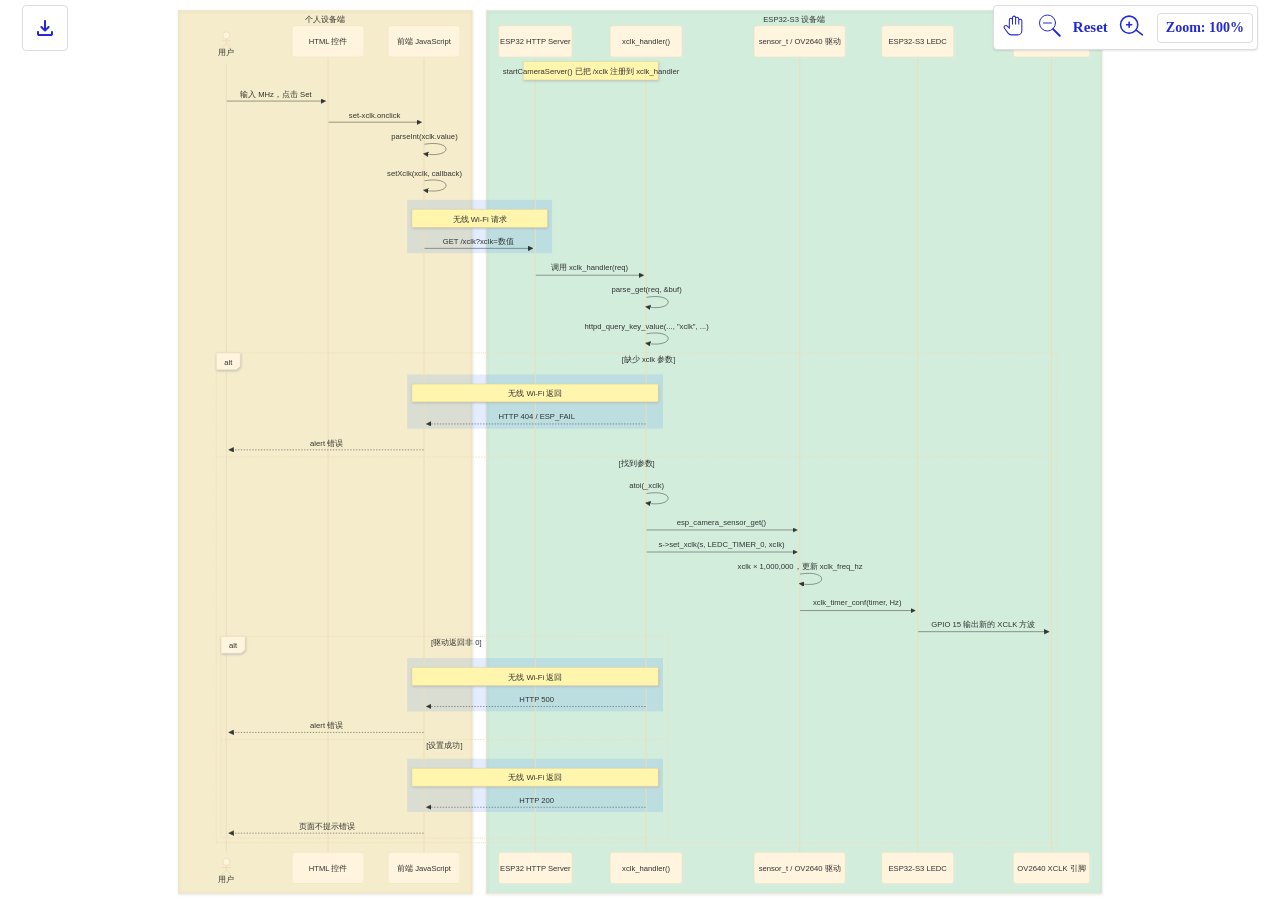
<file: .codex-render/index.html>
<!doctype html>
<html lang="zh-CN">
  <head>
    <meta charset="UTF-8" />
    <meta name="viewport" content="width=device-width, initial-scale=1.0" />
    <script>
      window.acquireVsCodeApi = () => ({
        postMessage(message) {
          document.documentElement.dataset.renderStatus = message.type;
          if (message.type === "error") {
            document.documentElement.dataset.renderError = message.message || "unknown error";
          }
        },
        getState() { return {}; },
        setState() {}
      });
    </script>
    <script type="module" src="./bundle.js"></script>
  </head>
  <body>
    <div id="app"></div>
    <script>
      window.addEventListener("load", async () => {
        const params = new URLSearchParams(location.search);
        const file = params.get("file") || "xclk-signal-flow.mmd";
        const content = await fetch(`../docs/diagrams/${encodeURIComponent(file)}`).then(r => r.text());
        window.postMessage({
          type: "update",
          content,
          currentTheme: "base",
          isFileChange: true,
          validateOnly: false,
          maxZoom: 5,
          maxCharLength: 90000,
          maxEdge: 1000
        }, "*");
      });
    </script>
  </body>
</html>
</file>
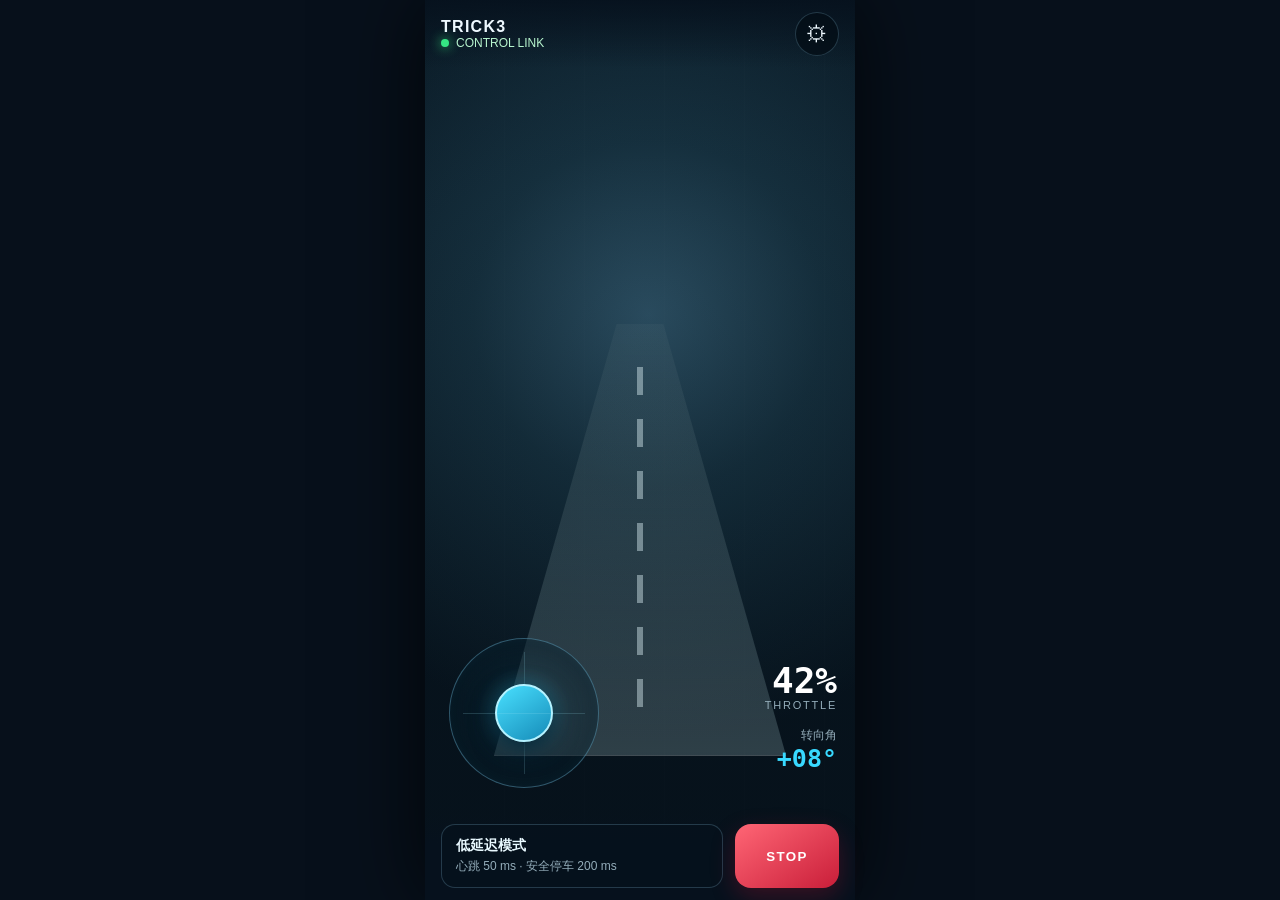
<file: test/src-camcar/car-control-mobile-demo.html>
<!doctype html>
<html lang="zh-CN">
  <head>
    <meta charset="utf-8" />
    <meta
      name="viewport"
      content="width=device-width,initial-scale=1,viewport-fit=cover,user-scalable=no"
    />
    <title>Trick3 手机控制原型</title>
    <style>
      :root {
        color-scheme: dark;
        --cyan: #38d9ff;
        --panel: rgba(8, 20, 34, 0.82);
        --line: rgba(148, 210, 235, 0.22);
        --text: #eef9ff;
        --muted: #94adba;
        --danger: #ff5264;
      }
      * {
        box-sizing: border-box;
      }
      body {
        margin: 0;
        min-height: 100vh;
        background: #07101b;
        color: var(--text);
        font-family: Inter, "Microsoft YaHei", sans-serif;
        overflow: hidden;
      }
      .app {
        position: relative;
        width: min(100vw, 430px);
        height: 100dvh;
        min-height: 620px;
        margin: 0 auto;
        background: radial-gradient(
          circle at 52% 35%,
          #30566b 0,
          #173342 28%,
          #081621 68%
        );
        box-shadow: 0 0 80px #000b;
      }
      .camera {
        position: absolute;
        inset: 0;
        background:
          linear-gradient(180deg, rgba(3, 9, 15, 0.04), rgba(3, 9, 15, 0.35)),
          repeating-linear-gradient(
            90deg,
            transparent 0 79px,
            rgba(255, 255, 255, 0.018) 80px
          );
      }
      .road {
        position: absolute;
        left: 16%;
        right: 16%;
        bottom: 16%;
        height: 48%;
        clip-path: polygon(42% 0, 58% 0, 100% 100%, 0 100%);
        background: linear-gradient(
          180deg,
          rgba(98, 122, 128, 0.12),
          rgba(100, 125, 132, 0.42)
        );
        border-bottom: 1px solid rgba(255, 255, 255, 0.2);
      }
      .road:after {
        content: "";
        position: absolute;
        left: 49%;
        top: 10%;
        width: 2%;
        height: 82%;
        background: repeating-linear-gradient(
          #d9edf2 0 28px,
          transparent 28px 52px
        );
        opacity: 0.45;
      }
      header {
        position: absolute;
        top: 0;
        left: 0;
        right: 0;
        display: flex;
        align-items: center;
        justify-content: space-between;
        padding: calc(12px + env(safe-area-inset-top)) 16px 12px;
        background: linear-gradient(#06111de8, transparent);
        z-index: 5;
      }
      .brand {
        font-weight: 800;
        letter-spacing: 0.08em;
      }
      .live {
        display: flex;
        align-items: center;
        gap: 7px;
        color: #b8f6cf;
        font-size: 12px;
      }
      .dot {
        width: 8px;
        height: 8px;
        border-radius: 50%;
        background: #35e683;
        box-shadow: 0 0 12px #35e683;
      }
      #settings-toggle {
        display: none;
      }
      .gear {
        display: grid;
        place-items: center;
        width: 44px;
        height: 44px;
        border: 1px solid var(--line);
        border-radius: 50%;
        background: rgba(3, 13, 22, 0.72);
        font-size: 22px;
        cursor: pointer;
        backdrop-filter: blur(10px);
      }
      .settings {
        position: absolute;
        top: 72px;
        right: 14px;
        width: min(310px, calc(100vw - 28px));
        padding: 16px;
        border: 1px solid var(--line);
        border-radius: 18px;
        background: var(--panel);
        box-shadow: 0 18px 50px #0008;
        backdrop-filter: blur(18px);
        z-index: 8;
        opacity: 0;
        transform: translateY(-10px) scale(0.98);
        pointer-events: none;
        transition: 0.2s;
      }
      #settings-toggle:checked ~ .settings {
        opacity: 1;
        transform: none;
        pointer-events: auto;
      }
      .settings h2 {
        margin: 0 0 14px;
        font-size: 16px;
      }
      .field {
        display: grid;
        grid-template-columns: 92px 1fr;
        align-items: center;
        gap: 10px;
        margin: 12px 0;
        color: var(--muted);
        font-size: 13px;
      }
      .field select,
      .field input[type="range"] {
        width: 100%;
      }
      .field select {
        padding: 9px;
        border: 1px solid var(--line);
        border-radius: 9px;
        background: #0a1926;
        color: var(--text);
      }
      .switches {
        display: flex;
        gap: 8px;
      }
      .chip {
        padding: 8px 10px;
        border: 1px solid var(--line);
        border-radius: 9px;
        background: #0a1926;
        color: #c8dbe4;
        font-size: 12px;
      }
      .joystick {
        position: absolute;
        left: 24px;
        bottom: 112px;
        width: 150px;
        height: 150px;
        border: 1px solid rgba(126, 219, 255, 0.35);
        border-radius: 50%;
        background: radial-gradient(
          circle,
          rgba(56, 217, 255, 0.13),
          rgba(5, 18, 29, 0.42) 65%
        );
        box-shadow: inset 0 0 34px rgba(56, 217, 255, 0.08);
        z-index: 4;
      }
      .joystick:before,
      .joystick:after {
        content: "";
        position: absolute;
        background: rgba(156, 224, 244, 0.18);
      }
      .joystick:before {
        left: 50%;
        top: 9%;
        bottom: 9%;
        width: 1px;
      }
      .joystick:after {
        top: 50%;
        left: 9%;
        right: 9%;
        height: 1px;
      }
      .knob {
        position: absolute;
        left: 50%;
        top: 50%;
        width: 58px;
        height: 58px;
        transform: translate(-50%, -50%);
        border-radius: 50%;
        background: linear-gradient(145deg, #49e0ff, #158bb8);
        box-shadow:
          0 8px 24px #001b2b,
          0 0 20px #38d9ff55;
        border: 2px solid #b4f2ff;
      }
      .telemetry {
        position: absolute;
        right: 18px;
        bottom: 126px;
        text-align: right;
        z-index: 4;
      }
      .value {
        font: 700 36px/1 monospace;
        color: #fff;
      }
      .unit {
        color: var(--muted);
        font-size: 11px;
        letter-spacing: 0.16em;
      }
      .steer {
        margin-top: 16px;
        color: #94adba;
        font-size: 12px;
      }
      .steer b {
        display: block;
        color: var(--cyan);
        font: 700 25px/1.2 monospace;
      }
      .bottom {
        position: absolute;
        left: 0;
        right: 0;
        bottom: 0;
        padding: 12px 16px calc(12px + env(safe-area-inset-bottom));
        display: grid;
        grid-template-columns: 1fr 104px;
        gap: 12px;
        background: linear-gradient(transparent, #06111d 35%);
        z-index: 5;
      }
      .status {
        align-self: end;
        padding: 12px 14px;
        border: 1px solid var(--line);
        border-radius: 14px;
        background: rgba(6, 18, 29, 0.7);
        font-size: 12px;
        color: var(--muted);
      }
      .status strong {
        display: block;
        color: #e9f9ff;
        font-size: 14px;
        margin-bottom: 3px;
      }
      .stop {
        border: 0;
        border-radius: 16px;
        background: linear-gradient(145deg, #ff6675, #c91e39);
        color: white;
        font-weight: 900;
        letter-spacing: 0.1em;
        box-shadow: 0 9px 25px #9e122d55;
      }
    </style>
  </head>
  <body>
    <main class="app">
      <div class="camera"><div class="road"></div></div>
      <header>
        <div>
          <div class="brand">TRICK3</div>
          <div class="live"><span class="dot"></span>CONTROL LINK</div>
        </div>
        <label class="gear" for="settings-toggle" aria-label="相机设置"
          >⚙</label
        >
      </header>
      <input id="settings-toggle" type="checkbox" />
      <aside class="settings">
        <h2>相机基础设置</h2>
        <label class="field"
          ><span>分辨率</span
          ><select>
            <option>QVGA · 流畅</option>
            <option selected>VGA · 标准</option>
          </select></label
        >
        <label class="field"
          ><span>画质</span
          ><select>
            <option>流畅</option>
            <option selected>标准</option>
            <option>清晰</option>
          </select></label
        >
        <label class="field"
          ><span>补光灯</span><input type="range" min="0" max="255" value="35"
        /></label>
        <div class="field">
          <span>安装方向</span>
          <div class="switches">
            <button class="chip">水平镜像</button
            ><button class="chip">垂直翻转</button>
          </div>
        </div>
      </aside>
      <div class="joystick" aria-label="虚拟摇杆"><div class="knob"></div></div>
      <section class="telemetry">
        <div class="value">42%</div>
        <div class="unit">THROTTLE</div>
        <div class="steer">转向角<b>+08°</b></div>
      </section>
      <footer class="bottom">
        <div class="status">
          <strong>低延迟模式</strong>心跳 50 ms · 安全停车 200 ms
        </div>
        <button class="stop">STOP</button>
      </footer>
    </main>
  </body>
</html>
</file>
